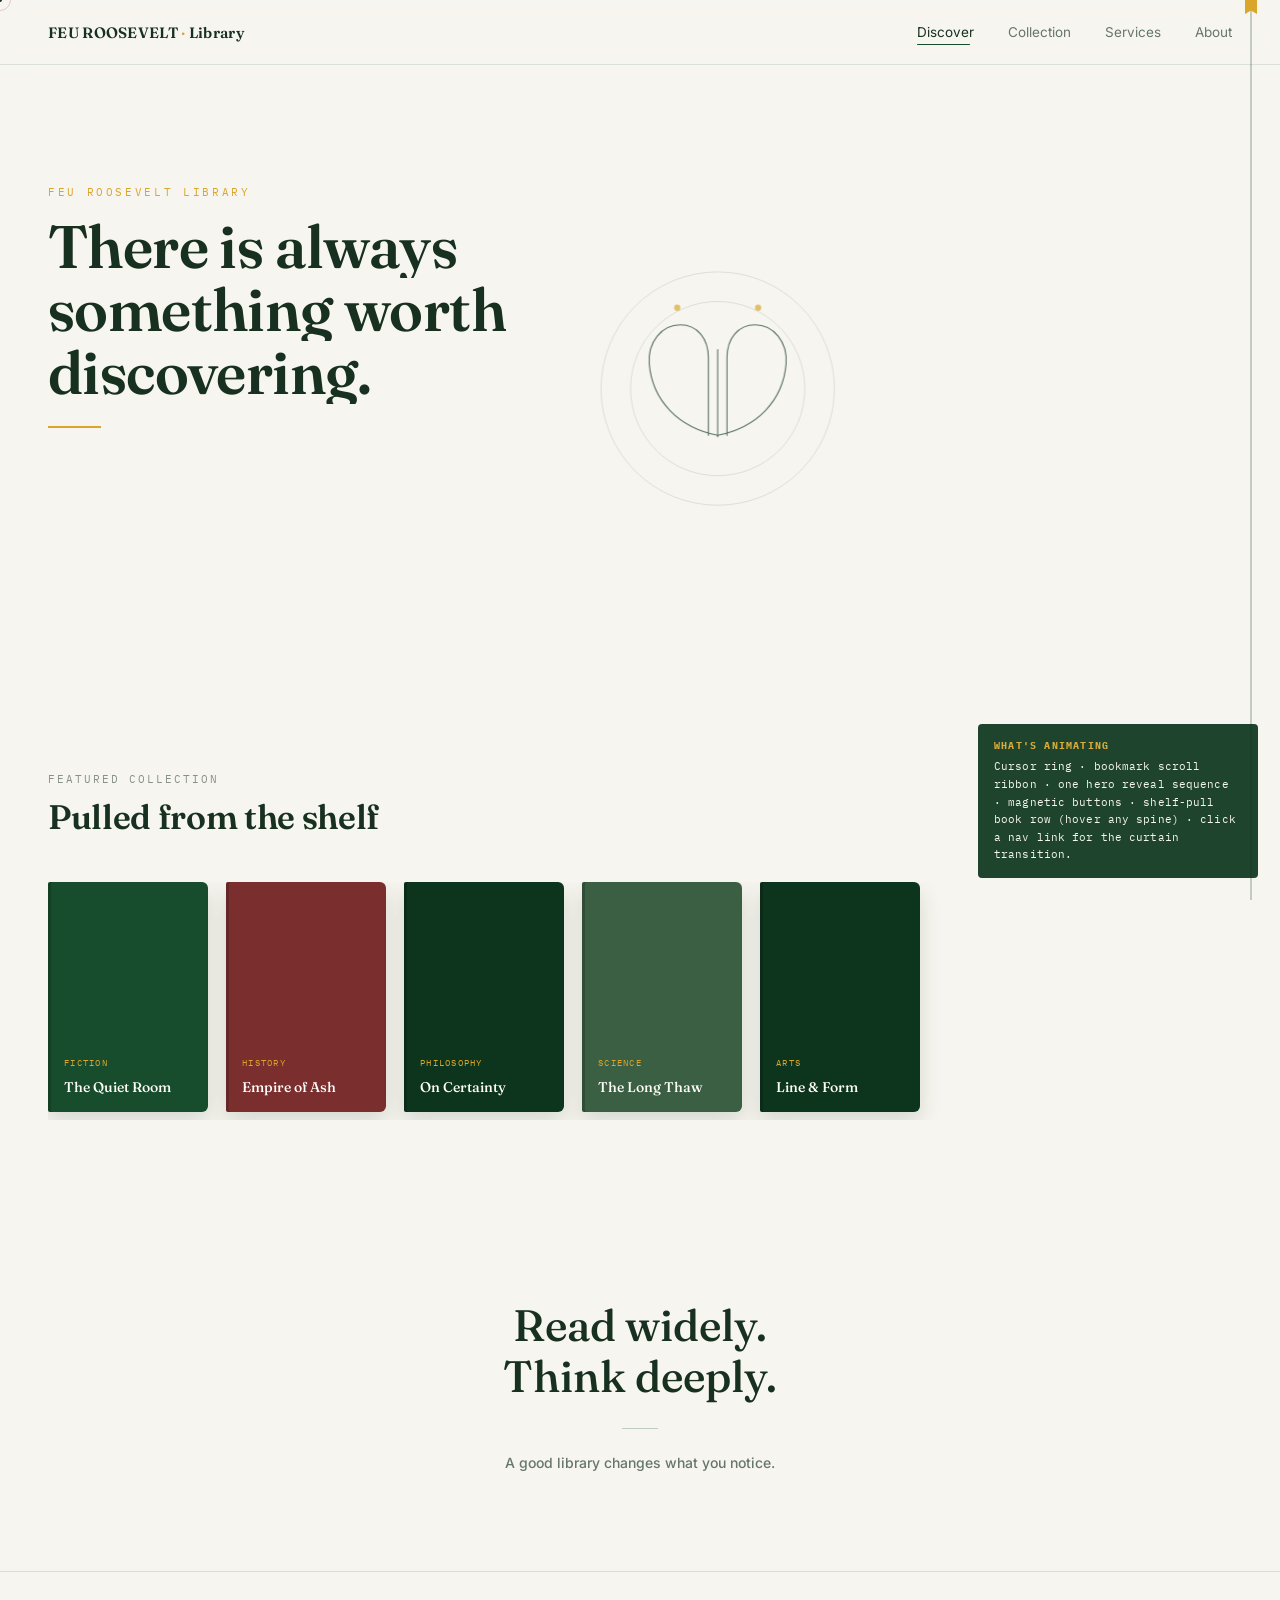
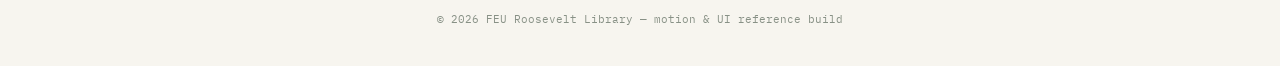
<file: feu-motion-showcase.html>
<!DOCTYPE html>
<html lang="en">
<head>
<meta charset="UTF-8">
<meta name="viewport" content="width=device-width, initial-scale=1.0">
<title>FEU Roosevelt Library — Motion &amp; UI Showcase</title>
<link rel="preconnect" href="https://fonts.googleapis.com">
<link rel="preconnect" href="https://fonts.gstatic.com" crossorigin>
<link href="https://fonts.googleapis.com/css2?family=Fraunces:opsz,wght@9..144,400;9..144,500;9..144,600;9..144,700&family=Inter:wght@400;500;600;700&family=IBM+Plex+Mono:wght@400;500;600&display=swap" rel="stylesheet">
<style>
:root{
  --ink:#17301F; --ink-2:#0D351E; --ink-soft:#65766A; --ink-muted:#889186;
  --paper:#F7F5EF; --paper-2:#F0F4EF; --paper-3:#DCEBDD;
  --line:rgba(23,77,44,0.12); --line-strong:rgba(23,77,44,0.24);
  --white:#FFFDF8; --green:#174D2C; --green-deep:#0D351E; --green-tint:#DCEBDD;
  --brass:#D9A52B; --brass-tint:#F5E7C4; --oxblood:#7A2E2E;
  --font-display:'Fraunces', Georgia, serif;
  --font-body:'Inter', -apple-system, sans-serif;
  --font-mono:'IBM Plex Mono', monospace;
  --ease:cubic-bezier(.22,.9,.32,1);
}
*,*::before,*::after{box-sizing:border-box;}
html{scroll-behavior:smooth;}
body{margin:0; font-family:var(--font-body); background:var(--paper); color:var(--ink); -webkit-font-smoothing:antialiased; cursor:none;}
img{max-width:100%; display:block;}
h1,h2,h3,p{margin:0;}
::selection{background:var(--green); color:var(--white);}

/* ============ NOTE RAIL (explains what's happening) ============ */
.note{
  position:fixed; right:22px; bottom:22px; z-index:500; max-width:280px;
  background:var(--ink-2); color:var(--paper); font-family:var(--font-mono);
  font-size:11px; line-height:1.6; padding:14px 16px; border-radius:4px;
  opacity:0.92; letter-spacing:0.01em;
}
.note b{color:var(--brass); display:block; margin-bottom:4px; font-size:10px; letter-spacing:0.12em; text-transform:uppercase;}
@media (max-width:720px){.note{display:none;}}

/* ============ CUSTOM CURSOR — quiet ring, morphs near interactive elements ============ */
.cursor{
  position:fixed; top:0; left:0; width:22px; height:22px; border-radius:50%;
  border:1px solid var(--ink); pointer-events:none; z-index:900;
  transform:translate(-50%,-50%); mix-blend-mode:difference;
  transition:width .25s var(--ease), height .25s var(--ease), border-color .25s;
  will-change:transform;
}
.cursor.is-active{width:52px; height:52px; background:var(--brass); border-color:var(--brass); mix-blend-mode:normal;}
.cursor-dot{position:fixed; top:0; left:0; width:4px; height:4px; border-radius:50%; background:var(--ink); pointer-events:none; z-index:901; transform:translate(-50%,-50%);}
@media (max-width:900px), (hover:none){ .cursor, .cursor-dot{display:none;} body{cursor:auto;} }

/* ============ SCROLL RIBBON — a bookmark, not a generic progress bar ============ */
.ribbon-track{position:fixed; top:0; right:28px; width:2px; height:100vh; background:var(--line-strong); z-index:400;}
.ribbon-fill{position:absolute; top:0; left:0; width:100%; height:0%; background:var(--brass); transform-origin:top;}
.ribbon-mark{position:absolute; left:50%; width:12px; height:16px; background:var(--brass); transform:translate(-50%,-2px); clip-path:polygon(0 0,100% 0,100% 100%,50% 78%,0 100%);}
@media (max-width:720px){.ribbon-track{display:none;}}

/* ============ NAV — animated underline that tracks the hovered/active link ============ */
.demo-nav{position:sticky; top:0; z-index:200; display:flex; align-items:center; justify-content:space-between; padding:20px 48px; background:rgba(247,245,239,0.88); backdrop-filter:blur(10px); border-bottom:1px solid var(--line);}
.demo-nav .mark{font-family:var(--font-display); font-weight:600; font-size:15px; letter-spacing:0.02em;}
.demo-nav .mark span{color:var(--brass);}
.nav-links{display:flex; gap:34px; position:relative;}
.nav-links a{font-size:13.5px; color:var(--ink-soft); text-decoration:none; padding:4px 0; position:relative;}
.nav-links a.active{color:var(--ink);}
.nav-underline{position:absolute; bottom:-1px; height:1.5px; background:var(--green); border-radius:2px; transition:left .35s var(--ease), width .35s var(--ease); }
@media (max-width:720px){.nav-links{display:none;} .demo-nav{padding:16px 20px;}}

/* ============ HERO — the ONE orchestrated moment on this screen ============ */
.hero{position:relative; padding:120px 48px 96px; display:flex; align-items:center; gap:64px; overflow:hidden;}
.hero-copy{max-width:600px; position:relative; z-index:2;}
.hero-eyebrow{font-family:var(--font-mono); font-size:11px; letter-spacing:0.24em; color:var(--brass); text-transform:uppercase; overflow:hidden;}
.hero-eyebrow span{display:inline-block; transform:translateY(100%); opacity:0;}
.hero-heading{font-family:var(--font-display); font-weight:600; font-size:clamp(36px,5.4vw,60px); line-height:1.05; letter-spacing:-0.01em; margin-top:16px;}
.hero-heading .line{overflow:hidden; display:block;}
.hero-heading .word{display:inline-block; transform:translateY(115%); }
.hero-rule{width:0; height:2px; background:var(--brass); margin:22px 0; transform-origin:left;}
.hero-sub{font-size:15.5px; color:var(--ink-soft); line-height:1.6; max-width:440px; opacity:0;}
.hero-actions{display:flex; gap:14px; margin-top:30px; opacity:0;}
.btn{font-family:var(--font-body); font-size:13.5px; font-weight:600; padding:12px 22px; border-radius:3px; border:1px solid transparent; cursor:none; display:inline-flex; align-items:center; gap:8px; position:relative;}
.btn-primary{background:var(--green); color:var(--white);}
.btn-secondary{background:transparent; color:var(--ink); border-color:var(--line-strong);}
.btn-magnetic{will-change:transform;}
.hero-visual{position:relative; flex-shrink:0; width:280px; z-index:1;}
.hero-visual svg{width:100%; height:auto;}

/* ============ VIEW TRANSITION CURTAIN — for switching between pages/views ============ */
.curtain{position:fixed; inset:0; z-index:998; background:var(--green); transform:scaleY(0); transform-origin:bottom; pointer-events:none;}
.curtain-rule{position:absolute; top:50%; left:0; width:100%; height:1px; background:var(--brass); transform:scaleX(0);}

/* ============ SECTION HEADER — restrained reveal, once, on entry ============ */
.section{padding:80px 48px;}
.section-head{max-width:520px; margin-bottom:44px;}
.section-eyebrow{font-family:var(--font-mono); font-size:11px; letter-spacing:0.18em; color:var(--ink-muted); text-transform:uppercase;}
.section-heading{font-family:var(--font-display); font-size:clamp(26px,3vw,34px); font-weight:600; margin-top:10px; letter-spacing:-0.01em;}
.reveal{opacity:0; transform:translateY(18px);}

/* ============ SHELF-PULL — signature reveal for the book row, ONE moment, not per-card hover fades ============ */
.shelf{display:flex; gap:18px; overflow-x:auto; padding-bottom:8px; scrollbar-width:none;}
.shelf::-webkit-scrollbar{display:none;}
.book{flex:0 0 160px; cursor:none;}
.book-spine{
  position:relative; height:230px; border-radius:2px 6px 6px 2px; background:var(--green);
  display:flex; align-items:flex-end; padding:16px; overflow:hidden;
  box-shadow:inset 3px 0 0 rgba(0,0,0,0.18), var(--shadow, 0 10px 22px rgba(13,53,30,0.14));
  transform-style:preserve-3d; transition:box-shadow .3s var(--ease);
}
.book:nth-child(2) .book-spine{background:var(--oxblood);}
.book:nth-child(3) .book-spine{background:var(--ink-2);}
.book:nth-child(4) .book-spine{background:#3B5F42;}
.book:nth-child(5) .book-spine{background:var(--green-deep);}
.book-spine .foil{position:absolute; inset:0; background:linear-gradient(115deg, transparent 40%, rgba(217,165,43,0.35) 50%, transparent 60%); transform:translateX(-120%); }
.book:hover .book-spine .foil{transition:transform .6s var(--ease);}
.book:hover .book-spine .foil{transform:translateX(120%);}
.book-title{font-family:var(--font-display); color:var(--white); font-size:14px; line-height:1.3; font-weight:500;}
.book-cat{font-family:var(--font-mono); color:var(--brass); font-size:9px; letter-spacing:0.14em; text-transform:uppercase; margin-bottom:8px; display:block;}

/* ============ EDITORIAL STATEMENT — kept quiet, no motion (it doesn't need any) ============ */
.statement{padding:100px 48px; text-align:center;}
.statement p{font-family:var(--font-display); font-size:clamp(28px,4vw,44px); font-weight:500; line-height:1.15;}
.statement .rule{width:36px; height:1px; background:var(--line-strong); margin:26px auto;}
.statement .sub{font-family:var(--font-body); font-size:14px; color:var(--ink-soft);}

footer{padding:40px 48px; border-top:1px solid var(--line); font-family:var(--font-mono); font-size:11px; color:var(--ink-muted); text-align:center;}
</style>
</head>
<body>

<div class="note"><b>What's animating</b>Cursor ring · bookmark scroll ribbon · one hero reveal sequence · magnetic buttons · shelf-pull book row (hover any spine) · click a nav link for the curtain transition.</div>

<div class="cursor" id="cursor"></div>
<div class="cursor-dot" id="cursorDot"></div>

<div class="ribbon-track"><div class="ribbon-fill" id="ribbonFill"><div class="ribbon-mark"></div></div></div>
<div class="curtain" id="curtain"><div class="curtain-rule" id="curtainRule"></div></div>

<nav class="demo-nav">
  <div class="mark">FEU ROOSEVELT <span>·</span> Library</div>
  <div class="nav-links" id="navLinks">
    <a href="#" class="active" data-nav>Discover</a>
    <a href="#" data-nav>Collection</a>
    <a href="#" data-nav>Services</a>
    <a href="#" data-nav>About</a>
    <div class="nav-underline" id="navUnderline"></div>
  </div>
</nav>

<section class="hero">
  <div class="hero-copy">
    <div class="hero-eyebrow"><span>FEU Roosevelt Library</span></div>
    <h1 class="hero-heading">
      <span class="line"><span class="word">There</span> <span class="word">is</span> <span class="word">always</span></span>
      <span class="line"><span class="word">something</span> <span class="word">worth</span></span>
      <span class="line"><span class="word">discovering.</span></span>
    </h1>
    <div class="hero-rule" id="heroRule"></div>
    <p class="hero-sub">One entrance, played once, in order: eyebrow, headline by word, rule, then copy and actions. Nothing else on this screen moves on load.</p>
    <div class="hero-actions">
      <button class="btn btn-primary btn-magnetic" data-magnetic>Explore the collection</button>
      <button class="btn btn-secondary btn-magnetic" data-magnetic>How it works</button>
    </div>
  </div>
  <div class="hero-visual" id="heroVisual">
    <svg viewBox="0 0 360 400">
      <circle cx="180" cy="200" r="150" fill="none" stroke="var(--line-strong)" stroke-width="1"/>
      <circle cx="180" cy="200" r="112" fill="none" stroke="var(--line-strong)" stroke-width="1"/>
      <g stroke="var(--ink-2)" stroke-width="1.4" fill="none" stroke-linecap="round">
        <path d="M180 260 C 130 250, 96 216, 92 168 C 90 140, 108 118, 132 118 C 154 118, 168 136, 168 160 L168 260"/>
        <path d="M180 260 C 230 250, 264 216, 268 168 C 270 140, 252 118, 228 118 C 206 118, 192 136, 192 160 L192 260"/>
        <line x1="180" y1="150" x2="180" y2="262"/>
      </g>
      <circle cx="128" cy="96" r="4" fill="var(--brass)"/>
      <circle cx="232" cy="96" r="4" fill="var(--brass)"/>
    </svg>
  </div>
</section>

<section class="section">
  <div class="section-head reveal">
    <div class="section-eyebrow">Featured collection</div>
    <h2 class="section-heading">Pulled from the shelf</h2>
  </div>
  <div class="shelf" id="shelf">
    <div class="book"><div class="book-spine"><div class="foil"></div><div><span class="book-cat">Fiction</span><span class="book-title">The Quiet Room</span></div></div></div>
    <div class="book"><div class="book-spine"><div class="foil"></div><div><span class="book-cat">History</span><span class="book-title">Empire of Ash</span></div></div></div>
    <div class="book"><div class="book-spine"><div class="foil"></div><div><span class="book-cat">Philosophy</span><span class="book-title">On Certainty</span></div></div></div>
    <div class="book"><div class="book-spine"><div class="foil"></div><div><span class="book-cat">Science</span><span class="book-title">The Long Thaw</span></div></div></div>
    <div class="book"><div class="book-spine"><div class="foil"></div><div><span class="book-cat">Arts</span><span class="book-title">Line &amp; Form</span></div></div></div>
  </div>
</section>

<section class="statement">
  <p>Read widely.<br>Think deeply.</p>
  <div class="rule"></div>
  <p class="sub">A good library changes what you notice.</p>
</section>

<footer>© 2026 FEU Roosevelt Library — motion &amp; UI reference build</footer>

<script src="https://cdnjs.cloudflare.com/ajax/libs/gsap/3.12.5/gsap.min.js"></script>
<script>
gsap.defaults({ease:"power2.out"});

/* ---------- Custom cursor ---------- */
const cursor = document.getElementById('cursor');
const dot = document.getElementById('cursorDot');
let mx=0,my=0, cx=0, cy=0;
window.addEventListener('mousemove', e=>{ mx=e.clientX; my=e.clientY; dot.style.transform=`translate(${mx}px,${my}px) translate(-50%,-50%)`; });
gsap.ticker.add(()=>{ cx += (mx-cx)*0.18; cy += (my-cy)*0.18; cursor.style.transform=`translate(${cx}px,${cy}px) translate(-50%,-50%)`; });
document.querySelectorAll('[data-magnetic], .book, a[data-nav]').forEach(el=>{
  el.addEventListener('mouseenter', ()=> cursor.classList.add('is-active'));
  el.addEventListener('mouseleave', ()=> cursor.classList.remove('is-active'));
});

/* ---------- Magnetic buttons (wiring the pattern the source file already defines but never calls) ---------- */
document.querySelectorAll('[data-magnetic]').forEach(btn=>{
  btn.addEventListener('mousemove', e=>{
    const r = btn.getBoundingClientRect();
    const x = (e.clientX - r.left - r.width/2) * 0.35;
    const y = (e.clientY - r.top - r.height/2) * 0.35;
    gsap.to(btn, {x, y, duration:0.3, ease:"power2.out"});
  });
  btn.addEventListener('mouseleave', ()=> gsap.to(btn, {x:0, y:0, duration:0.5, ease:"elastic.out(1,0.4)"}));
});

/* ---------- Scroll bookmark ribbon ---------- */
const ribbonFill = document.getElementById('ribbonFill');
window.addEventListener('scroll', ()=>{
  const pct = window.scrollY / (document.body.scrollHeight - window.innerHeight);
  ribbonFill.style.height = Math.min(100, Math.max(0, pct*100)) + '%';
}, {passive:true});

/* ---------- Nav underline tracks hover / active ---------- */
const navLinks = document.getElementById('navLinks');
const underline = document.getElementById('navUnderline');
function moveUnderline(el){
  const r = el.getBoundingClientRect(), pr = navLinks.getBoundingClientRect();
  gsap.to(underline, {left:r.left-pr.left, width:r.width, duration:0.35, ease:"power3.out"});
}
const links = document.querySelectorAll('[data-nav]');
requestAnimationFrame(()=> moveUnderline(document.querySelector('[data-nav].active')));
links.forEach(a=>{
  a.addEventListener('mouseenter', ()=> moveUnderline(a));
  a.addEventListener('mouseleave', ()=> moveUnderline(document.querySelector('[data-nav].active')));
  a.addEventListener('click', e=>{
    e.preventDefault();
    links.forEach(l=>l.classList.remove('active'));
    a.classList.add('active');
    moveUnderline(a);
    playCurtain();
  });
});

/* ---------- View transition curtain ---------- */
const curtain = document.getElementById('curtain');
const curtainRule = document.getElementById('curtainRule');
function playCurtain(){
  const tl = gsap.timeline();
  tl.set(curtain, {transformOrigin:"bottom"})
    .to(curtain, {scaleY:1, duration:0.42, ease:"power4.inOut"})
    .to(curtainRule, {scaleX:1, duration:0.25, ease:"power2.out"}, "-=0.1")
    .to(curtainRule, {scaleX:0, duration:0.2, ease:"power2.in"}, "+=0.05")
    .set(curtain, {transformOrigin:"top"})
    .to(curtain, {scaleY:0, duration:0.45, ease:"power4.inOut"}, "+=0.02");
}

/* ---------- Hero: the ONE orchestrated entrance ---------- */
const tl = gsap.timeline({delay:0.2});
tl.to('.hero-eyebrow span', {y:0, opacity:1, duration:0.5})
  .to('.hero-heading .word', {y:0, duration:0.75, stagger:0.045, ease:"power3.out"}, "-=0.15")
  .to('#heroRule', {width:64, duration:0.5, ease:"power2.out"}, "-=0.3")
  .to('.hero-sub', {opacity:1, duration:0.4}, "-=0.2")
  .to('.hero-actions', {opacity:1, duration:0.4}, "-=0.2")
  .from('#heroVisual', {opacity:0, x:24, duration:0.7, ease:"power2.out"}, "-=0.9");

/* subtle parallax on the hero mark, tied to scroll (answers user action, not autoplay) */
window.addEventListener('scroll', ()=>{
  const y = Math.min(60, window.scrollY * 0.15);
  gsap.to('#heroVisual', {y, duration:0.3, overwrite:"auto"});
}, {passive:true});

/* ---------- Section head: single restrained reveal on scroll-into-view ---------- */
const io = new IntersectionObserver((entries)=>{
  entries.forEach(e=>{
    if(e.isIntersecting){
      gsap.to(e.target, {opacity:1, y:0, duration:0.6, ease:"power2.out"});
      io.unobserve(e.target);
    }
  });
}, {threshold:0.4});
document.querySelectorAll('.reveal').forEach(el=> io.observe(el));

/* ---------- Shelf: subtle tilt toward cursor per spine ---------- */
document.querySelectorAll('.book-spine').forEach(spine=>{
  spine.addEventListener('mousemove', e=>{
    const r = spine.getBoundingClientRect();
    const px = (e.clientX - r.left)/r.width - 0.5;
    gsap.to(spine, {rotateY: px*10, duration:0.3, ease:"power2.out"});
  });
  spine.addEventListener('mouseleave', ()=> gsap.to(spine, {rotateY:0, duration:0.5, ease:"power2.out"}));
});
document.querySelector('.shelf').style.perspective = '800px';
</script>
</body>
</html>
</file>
